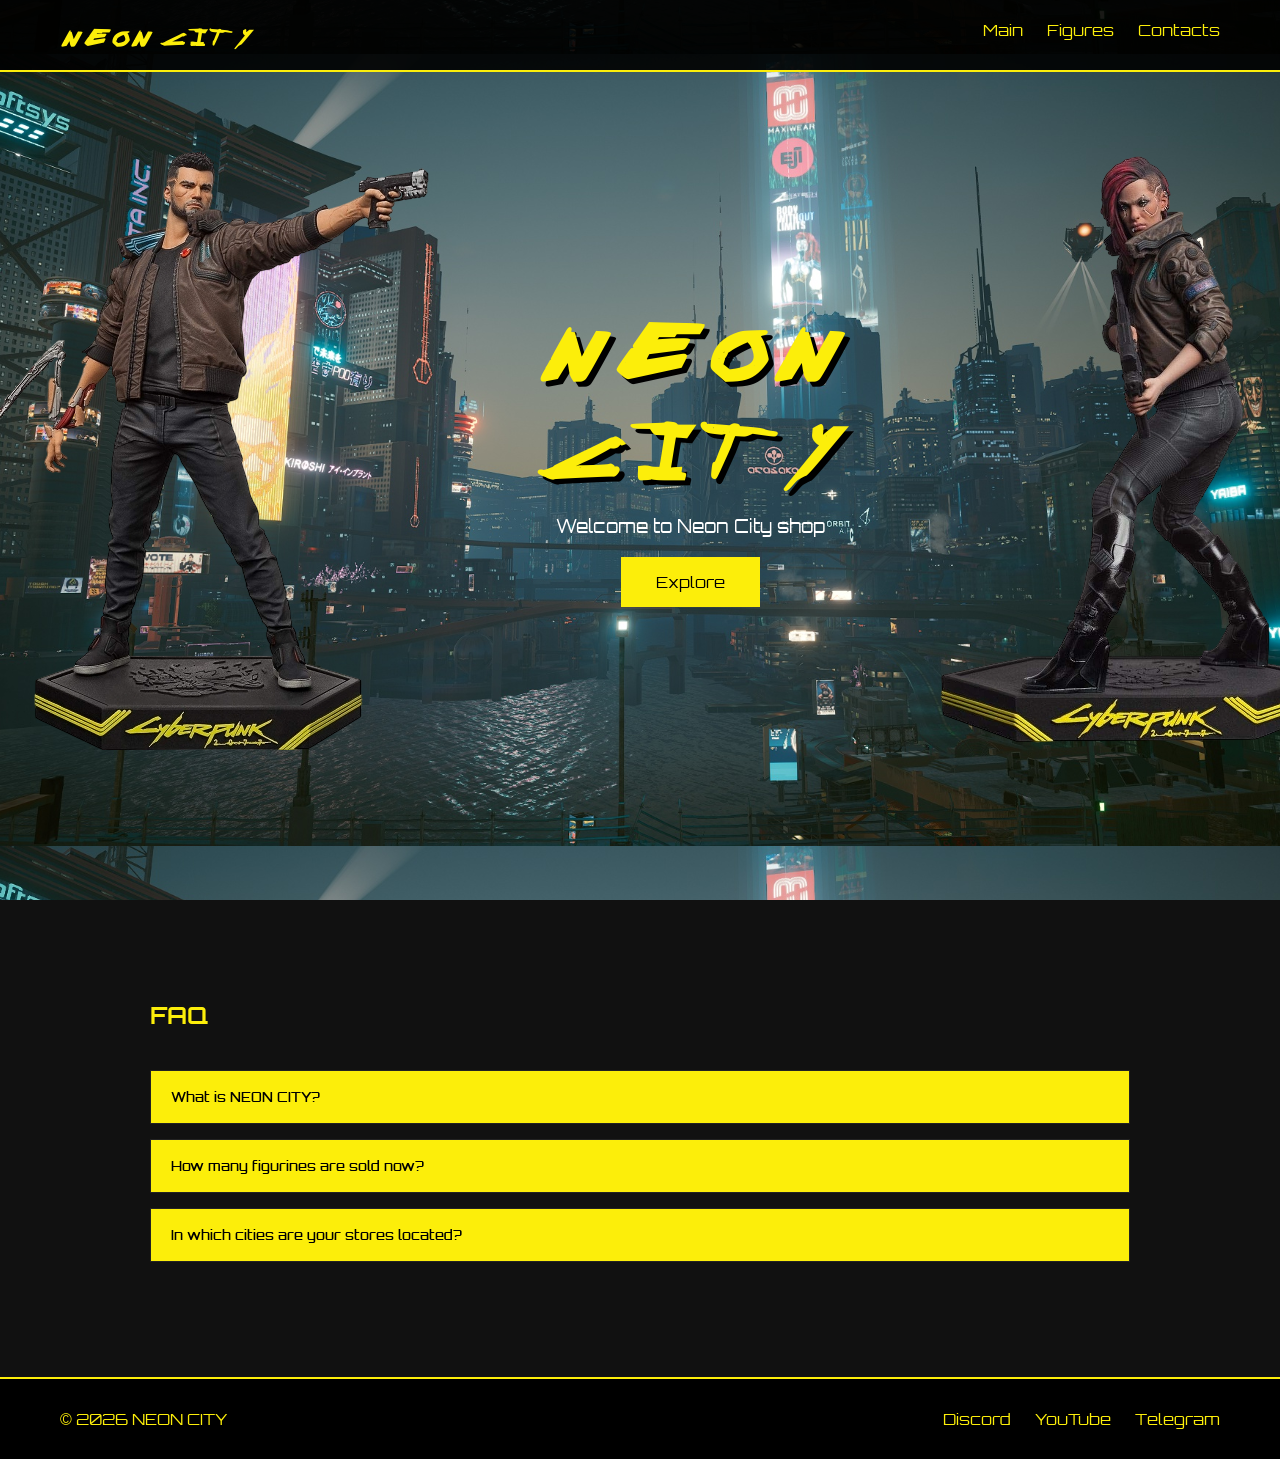
<file: index.html>
<!doctype html>
<html lang="ru">
    <head>
        <meta charset="UTF-8" />
        <meta name="viewport" content="width=device-width, initial-scale=1.0" />
        <title>NEON CITY</title>
        <link rel="stylesheet" href="css/style.css" />
    </head>
    <body>
        <header>
            <a href="index.html"><h2>NEON CITY</h2></a>

            <nav>
                <a href="index.html">Main</a>
                <a href="figures.html">Figures</a>
                <a href="contact.html">Contacts</a>
            </nav>
        </header>

        <section class="hero">
            <div class="statue-container">
                <img src="img/v_statue_male.png" class="statue_img" alt="" />
            </div>

            <div class="hero-text">
                <h1 id="title" class="title">NEON CITY</h1>
                <p style="color: white">Welcome to Neon City shop</p>
                <a class="btn" href="figures.html">Explore</a>
            </div>

            <div class="statue-container">
                <img src="img/v_statue_female.png" class="statue_img" alt="" />
            </div>
        </section>

        <section class="faq">
            <h2>FAQ</h2>

            <div class="accordion-item">
                <button class="accordion-btn">What is NEON CITY?</button>
                <div class="accordion-content">
                    <p>
                        This is a store with figurines from the legendary game
                        that we all love and respect so much.
                    </p>
                </div>
            </div>

            <div class="accordion-item">
                <button class="accordion-btn">
                    How many figurines are sold now?
                </button>
                <div class="accordion-content">
                    <p>
                        Not much, actually. That's because I couldn't find many
                        cool assets. So, a couple of figurines will do :)
                    </p>
                </div>
            </div>

            <div class="accordion-item">
                <button class="accordion-btn">
                    In which cities are your stores located?
                </button>
                <div class="accordion-content">
                    <p>
                        Our stores are located in St. Petersburg and Moscow. We
                        also offer delivery to your city anywhere in the world!
                    </p>
                </div>
            </div>
        </section>

        <footer>
            <p>© 2026 NEON CITY</p>
            <div class="footer-links">
                <a href="#">Discord</a>
                <a href="#">YouTube</a>
                <a href="#">Telegram</a>
            </div>
        </footer>

        <script src="js/main.js"></script>
    </body>
</html>
</file>
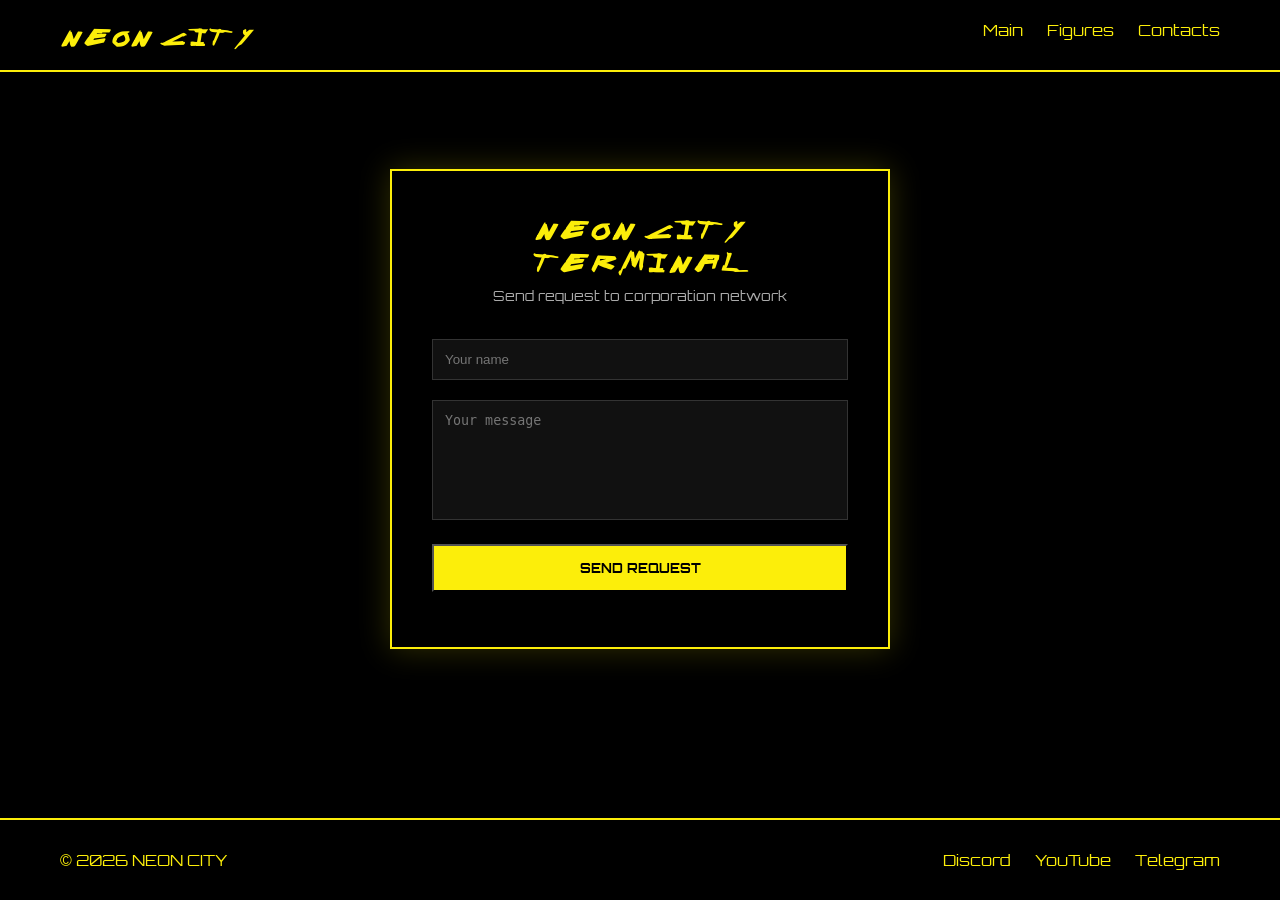
<file: contact.html>
<!doctype html>
<html lang="ru">
    <head>
        <meta charset="UTF-8" />
        <meta name="viewport" content="width=device-width, initial-scale=1.0" />
        <title>Contacts</title>
        <link rel="stylesheet" href="css/style.css" />
    </head>
    <body class="contact-page">
        <header>
            <a href="index.html"><h2>NEON CITY</h2></a>

            <nav>
                <a href="index.html">Main</a>
                <a href="figures.html">Figures</a>
                <a href="contact.html">Contacts</a>
            </nav>
        </header>

        <section class="contact-wrapper">
            <div class="terminal">
                <h1>
                    NEON CITY <br />
                    TERMINAL
                </h1>

                <p class="terminal-sub">Send request to corporation network</p>

                <form id="form">
                    <input type="text" id="name" placeholder="Your name" />
                    <textarea
                        id="messageInput"
                        placeholder="Your message"
                    ></textarea>

                    <button class="btn" type="submit">SEND REQUEST</button>

                    <p class="message" id="message"></p>
                </form>
            </div>
        </section>

        <footer>
            <p>© 2026 NEON CITY</p>
            <div class="footer-links">
                <a href="#">Discord</a>
                <a href="#">YouTube</a>
                <a href="#">Telegram</a>
            </div>
        </footer>

        <script src="js/contact.js"></script>
    </body>
</html>
</file>
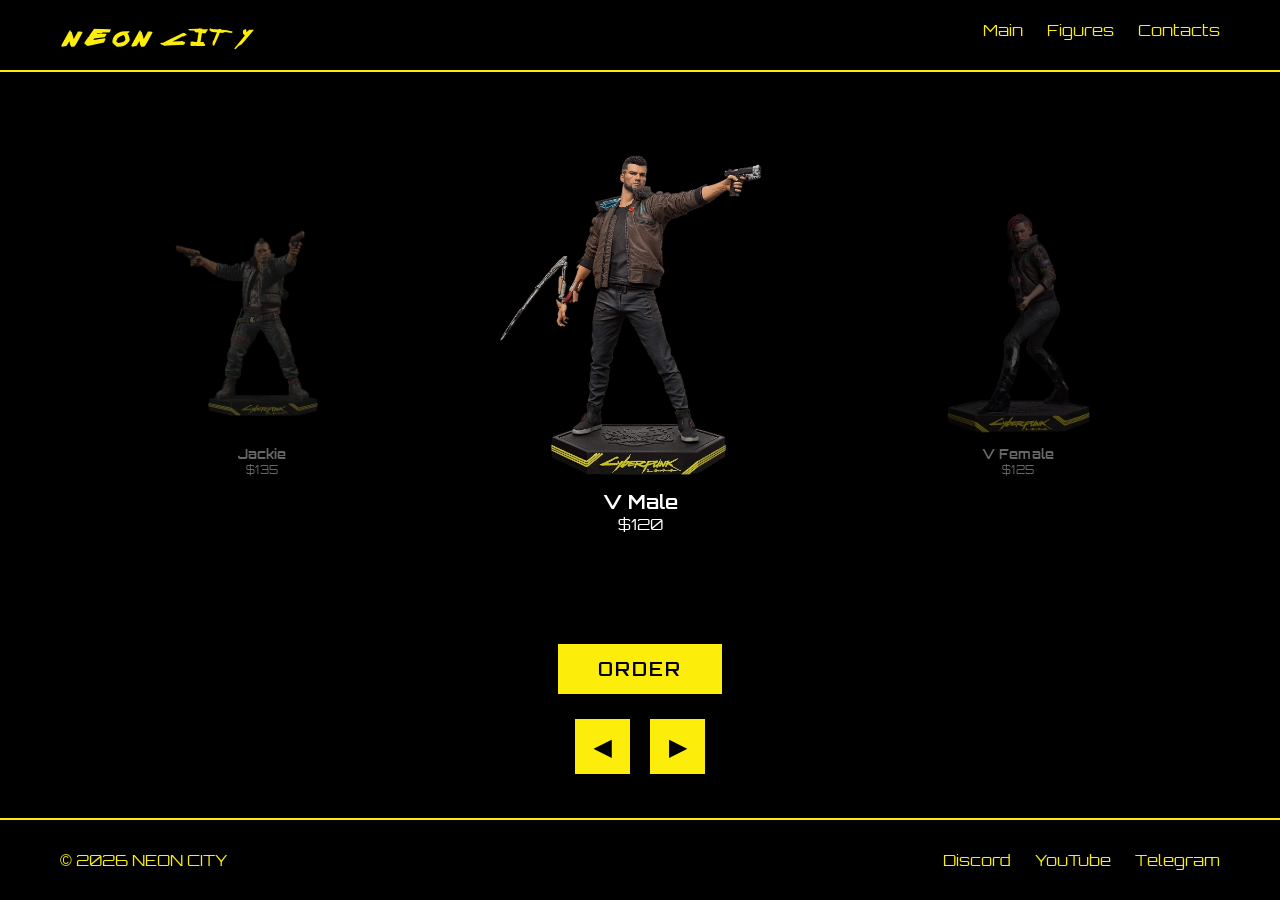
<file: figures.html>
<!doctype html>
<html lang="ru">
    <head>
        <meta charset="UTF-8" />
        <meta name="viewport" content="width=device-width, initial-scale=1.0" />
        <title>Figures</title>
        <link rel="stylesheet" href="css/style.css" />
    </head>
    <body>
        <header>
            <a href="index.html"><h2>NEON CITY</h2></a>

            <nav>
                <a href="index.html">Main</a>
                <a href="figures.html">Figures</a>
                <a href="contact.html">Contacts</a>
            </nav>
        </header>

        <section class="figures-wrapper">
            <div class="carousel">
                <div class="figure-card">
                    <img src="img/v_statue_male.png" />
                    <h3>V Male</h3>
                    <p>$120</p>
                </div>

                <div class="figure-card">
                    <img src="img/v_statue_female.png" />
                    <h3>V Female</h3>
                    <p>$125</p>
                </div>

                <div class="figure-card">
                    <img src="img/Johny.png" />
                    <h3>Johnny Silverhand</h3>
                    <p>$150</p>
                </div>

                <div class="figure-card">
                    <img src="img/Judy.png" />
                    <h3>Judy Alvarez</h3>
                    <p>$140</p>
                </div>

                <div class="figure-card">
                    <img src="img/Panam.png" />
                    <h3>Panam</h3>
                    <p>$140</p>
                </div>

                <div class="figure-card">
                    <img src="img/Adam.png" />
                    <h3>Adam Smasher</h3>
                    <p>$200</p>
                </div>

                <div class="figure-card">
                    <img src="img/Jackie.png" />
                    <h3>Jackie</h3>
                    <p>$135</p>
                </div>
            </div>

            <a href="contact.html"><button class="order-btn">ORDER</button></a>

            <div class="carousel-controls">
                <button id="prev">◀</button>
                <button id="next">▶</button>
            </div>
        </section>

        <footer>
            <p>© 2026 NEON CITY</p>
            <div class="footer-links">
                <a href="#">Discord</a>
                <a href="#">YouTube</a>
                <a href="#">Telegram</a>
            </div>
        </footer>

        <script src="js/figures.js"></script>
    </body>
</html>
</file>
<file: css/style.css>
@font-face {
    font-family: "Cyberpunk";
    src: url("../fonts/Cyberpunk_RUS.ttf") format("truetype");
}

@font-face {
    font-family: "Orbitron";
    src: url("../fonts/Orbitron.ttf") format("truetype");
}

* {
    margin: 0;
    padding: 0;
    box-sizing: border-box;
}

body {
    background: #000;
    color: #fff;
    overflow-x: hidden;
    font-family: "Orbitron", Arial, sans-serif;
    min-height: 100vh;
    display: flex;
    flex-direction: column;
}

button,
nav {
    font-family: "Orbitron", Arial, sans-serif;
}

header,
h1,
.title {
    font-family: "Cyberpunk", sans-serif;
}

a {
    text-decoration: none;
}

header {
    position: fixed;
    width: 100%;
    display: flex;
    justify-content: space-between;
    padding: 20px 60px;
    background: rgba(0, 0, 0, 0.9);
    border-bottom: 2px solid #fcee0a;
    z-index: 100;
}

header h2 {
    color: #fcee0a;
}

nav a {
    color: #fcee0a;
    text-decoration: none;
    margin-left: 20px;
}

.hero {
    min-height: 100vh;
    display: flex;
    justify-content: center;
    align-items: center;
    gap: 40px;
    background-image: url("../img/cyberpunk-2077-nightcity-cdpr.jpg");
    background-size: 110%;
    background-position: center;
    overflow: hidden;
}

.statue-container {
    width: 500px;
    display: flex;
    justify-content: center;
}

.statue_img {
    max-height: 650px;
    transition: transform 0.1s linear;
}

.hero-text {
    min-width: 400px;
    text-align: center;
}

.title {
    font-size: 80px;
    color: #fcee0a;
    text-shadow: 5px 5px 0 #000;
}

.hero-text p {
    color: #fff;
    margin: 20px 0;
    font-size: 18px;
}

.btn {
    display: inline-block;
    padding: 15px 35px;
    background: #fcee0a;
    color: #000;
    text-decoration: none;
}

.faq {
    background: #111;
    padding: 100px 150px;
}

.faq h2 {
    color: #fcee0a;
    margin-bottom: 40px;
}

.accordion-item {
    margin-bottom: 15px;
    border: 1px solid #222;
}

.accordion-btn {
    width: 100%;
    padding: 18px 20px;
    background: #fcee0a;
    border: none;
    text-align: left;
    cursor: pointer;
    font-weight: 600;
}

.accordion-content {
    max-height: 0;
    overflow: hidden;
    background: #1a1a1a;
    transition: max-height 0.4s ease;
    color: #ddd;
}

.accordion-content p {
    padding: 20px;
    line-height: 1.6;
}

footer {
    display: flex;
    justify-content: space-between;
    padding: 30px 60px;
    background: #000;
    border-top: 2px solid #fcee0a;
    margin-top: auto;
}

footer p {
    color: #fcee0a;
}

.footer-links a {
    color: #fcee0a;
    margin-left: 20px;
    text-decoration: none;
}

.figures-page {
    overflow: hidden;
    height: 100vh;
}

.figures-wrapper {
    height: auto;
    display: flex;
    flex-direction: column;
    justify-content: center;
    align-items: center;
    flex: 1;
}

.carousel {
    position: relative;
    width: 900px;
    height: 600px;
}

.carousel-controls {
    margin-top: 25px;
    display: flex;
    gap: 20px;
}

.carousel-controls button {
    width: 55px;
    height: 55px;
    background: #fcee0a;
    border: none;
    cursor: pointer;
    font-size: 22px;
    font-weight: bold;
    color: #000;
    transition: 0.2s;
}

.carousel-controls button:hover {
    transform: scale(1.1);
}

.figure-card {
    position: absolute;
    top: 50%;
    left: 50%;
    width: 420px;
    display: flex;
    flex-direction: column;
    align-items: center;
    text-align: center;
    transform: translate(-50%, -50%) scale(0.6);
    opacity: 0.3;
    transition: 0.5s ease;
    filter: blur(1px);
}

.figure-card img {
    max-width: 100%;
    max-height: 320px;
    object-fit: contain;
    margin-bottom: 15px;
}

.figure-card.active {
    transform: translate(-50%, -50%) scale(1);
    opacity: 1;
    z-index: 3;
    filter: none;
}

.figure-card.left {
    transform: translate(-140%, -50%) scale(0.7);
    opacity: 0.4;
    z-index: 2;
}

.figure-card.right {
    transform: translate(40%, -50%) scale(0.7);
    opacity: 0.4;
    z-index: 2;
}

.figure-card.hidden {
    opacity: 0;
    transform: translate(-50%, -50%) scale(0.4);
    z-index: 1;
}

.order-btn {
    padding: 14px 40px;
    background: #fcee0a;
    color: #000;
    border: none;
    cursor: pointer;
    font-size: 18px;
    font-weight: bold;
    letter-spacing: 2px;
    transition: 0.2s;
}

.order-btn:hover {
    transform: scale(1.05);
}

.contact-page {
    overflow: hidden;
    height: 100vh;
}

.contact-wrapper {
    flex: 1;
    height: auto;
    display: flex;
    justify-content: center;
    align-items: center;
}

.terminal {
    width: 500px;

    padding: 40px;

    background: rgba(0, 0, 0, 0.7);
    border: 2px solid #fcee0a;

    box-shadow: 0 0 30px rgba(252, 238, 10, 0.2);

    text-align: center;
}

.terminal h1 {
    font-size: 26px;
    color: #fcee0a;
    margin-bottom: 10px;
}

.terminal-sub {
    margin-bottom: 25px;
    color: #aaa;
    font-size: 14px;
}

.terminal input,
.terminal textarea {
    width: 100%;

    margin: 10px 0;
    padding: 12px;

    background: #111;
    border: 1px solid #333;

    color: #fff;

    outline: none;
}

.terminal textarea {
    height: 120px;
    resize: none;
}

.terminal input:focus,
.terminal textarea:focus {
    border-color: #fcee0a;
}

.terminal .btn {
    width: 100%;
    margin-top: 10px;
    padding: 14px 40px;
    background: #fcee0a;
    color: #000;
    cursor: pointer;
    font-weight: bold;
}

.message {
    margin-top: 15px;
    color: #fcee0a;
}
</file>
